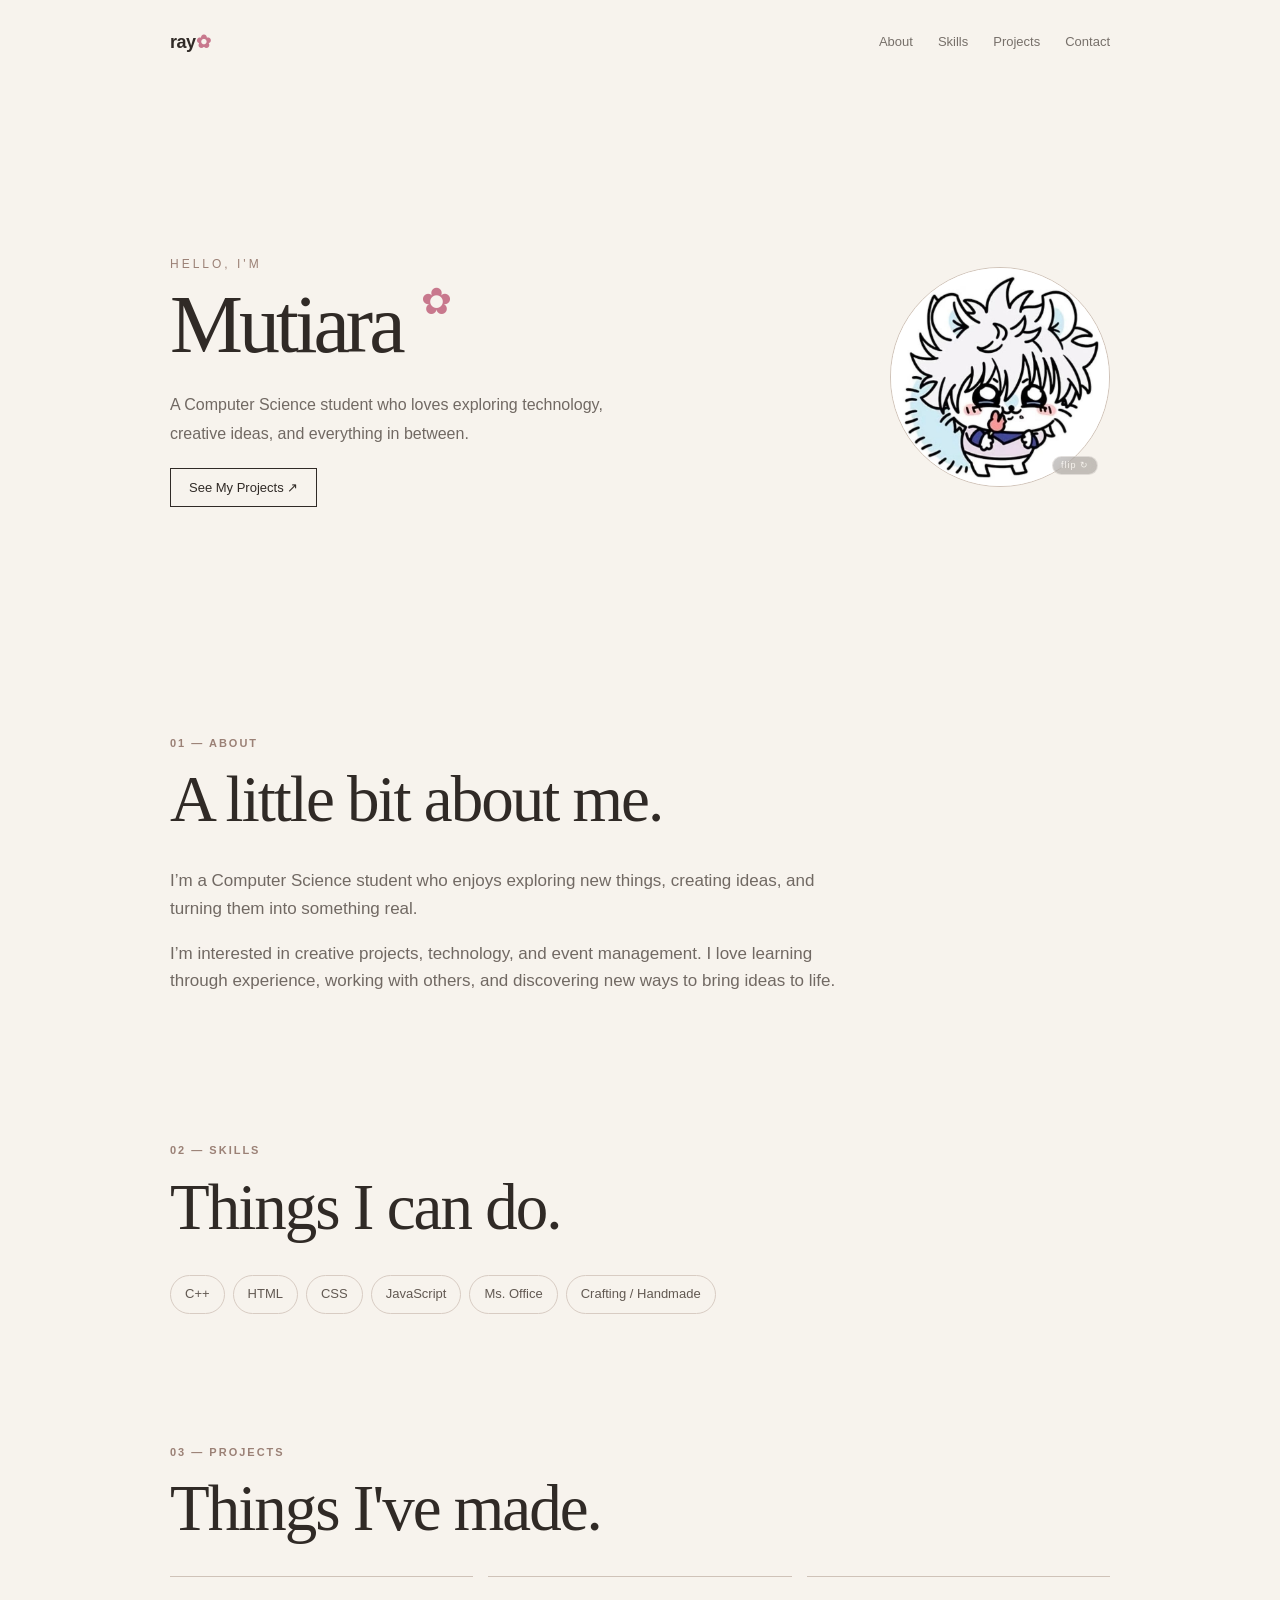
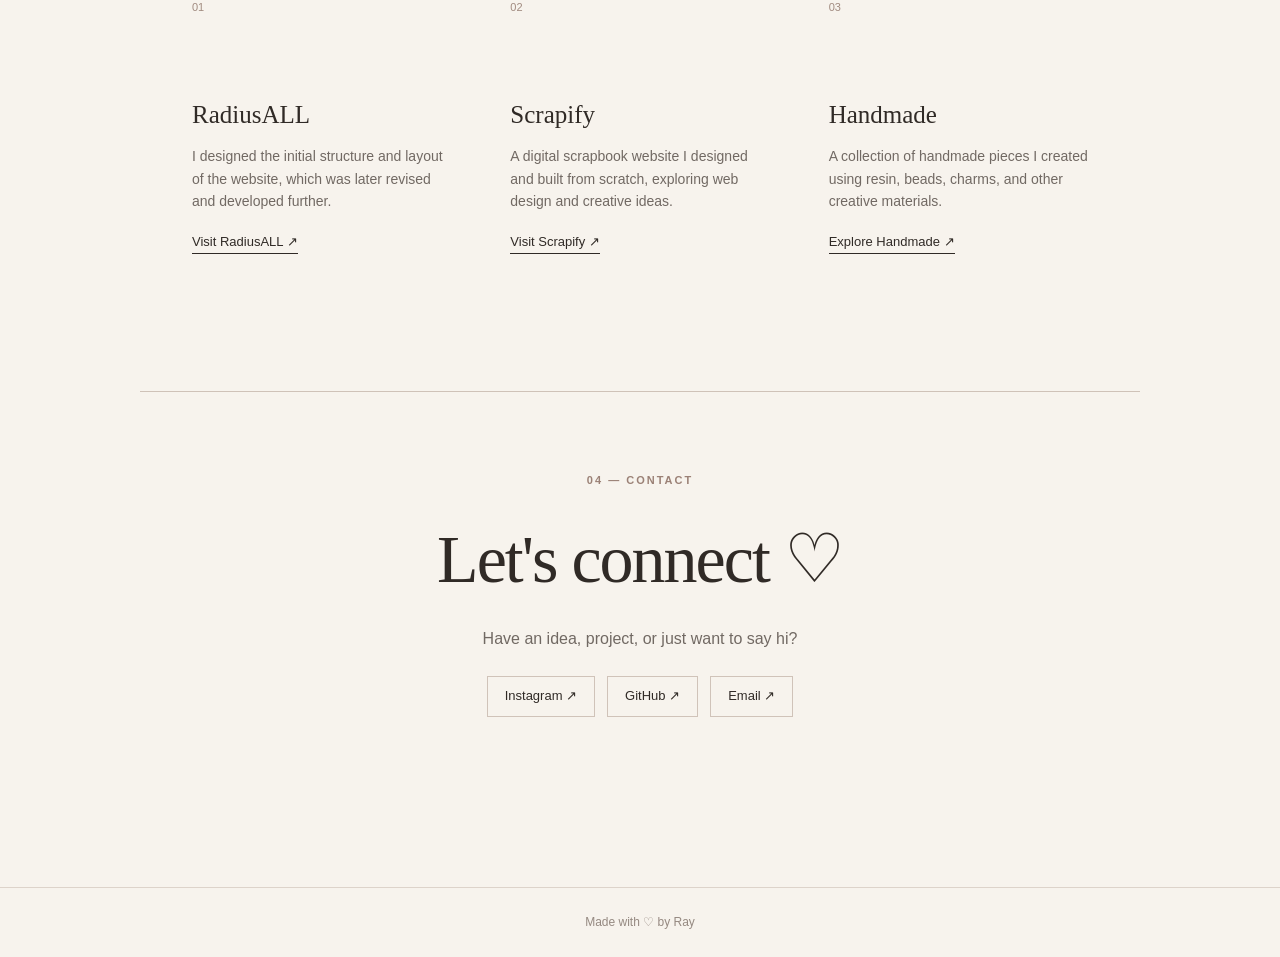
<file: index.html>
<!DOCTYPE html>
<html lang="en">
<head>
    <meta charset="UTF-8">
    <meta name="viewport" content="width=device-width, initial-scale=1.0">
    <title>Mutiara — Portfolio</title>
    <link rel="stylesheet" href="style.css">
</head>
<body>
    <header class="navbar">
        <a href="#" class="logo">
            ray<span>✿</span>
        </a>

        <nav>
            <a href="#about">About</a>
            <a href="#skills">Skills</a>
            <a href="#projects">Projects</a>
            <a href="#contact">Contact</a>
        </nav>
    </header>

    <main>
        <section class="hero">
            <div class="hero-content">
                <p class="eyebrow">hello, i'm</p>

                <h1>Mutiara <span>✿</span></h1>

                <p class="hero-description">
                    A Computer Science student who loves exploring
                    technology, creative ideas, and everything in between.
                </p>

                <a href="#projects" class="button">
                    See My Projects ↗
                </a>
            </div>

            <div class="profile-flip" onclick="this.classList.toggle('flipped')">
                <div class="profile-inner">
                    <div class="profile-front">
                        <img src="images/Killu.jpg" alt="Killu">
                    </div>

                    <div class="profile-back">
                        <img src="images/flip.jpg" alt="Mutiara">
                    </div>
                </div>

                <span class="flip-hint">flip ↻</span>
            </div>
        </section>

        <section id="about" class="section">
            <p class="section-label">01 — ABOUT</p>

            <h2>A little bit about me.</h2>

            <p class="about-text">
                I’m a Computer Science student who enjoys exploring
                new things, creating ideas, and turning them into
                something real.
            </p>

            <p class="about-text">
                I’m interested in creative projects, technology,
                and event management. I love learning through
                experience, working with others, and discovering
                new ways to bring ideas to life.
            </p>
        </section>

        <section id="skills" class="section">
            <p class="section-label">02 — SKILLS</p>

            <h2>Things I can do.</h2>

            <div class="skills-list">
                <span>C++</span>
                <span>HTML</span>
                <span>CSS</span>
                <span>JavaScript</span>
                <span>Ms. Office</span>
                <span>Crafting / Handmade</span>
            </div>
        </section>

        <section id="projects" class="section">
            <p class="section-label">03 — PROJECTS</p>

            <h2>Things I've made.</h2>

            <div class="projects">

                <article class="project-card">
                    <p class="project-number">01</p>

                    <h3>RadiusALL</h3>

                    <p>
                        I designed the initial structure and layout
                        of the website, which was later revised and
                        developed further.
                    </p>

                    <a
                        href="https://www.radiusall.net/"
                        target="_blank"
                        rel="noopener noreferrer">
                        Visit RadiusALL ↗
                    </a>
                </article>

                <article class="project-card">
                    <p class="project-number">02</p>

                    <h3>Scrapify</h3>

                    <p>
                        A digital scrapbook website I designed and built from scratch, exploring web design and creative ideas.
                    </p>

                    <a
                        href="https://scrapify.my.id/"
                        target="_blank"
                        rel="noopener noreferrer">
                        Visit Scrapify ↗
                    </a>
                </article>

                <article class="project-card">
                    <p class="project-number">03</p>

                    <h3>Handmade</h3>

                    <p>
                        A collection of handmade pieces I created
                        using resin, beads, charms, and other
                        creative materials.
                    </p>

                    <a href="handmade.html">
                        Explore Handmade ↗
                    </a>
                </article>

            </div>
        </section>

        <section id="contact" class="contact">
            <p class="section-label">04 — CONTACT</p>

            <h2>Let's connect ♡</h2>

            <p>
                Have an idea, project, or just want to say hi?
            </p>

            <div class="contact-links">
                <a
                    href="https://www.instagram.com/mutiarayuniii/"
                    target="_blank"
                    rel="noopener noreferrer">
                    Instagram ↗
                </a>

                <a
                    href="https://github.com/mutiarayuni-251401016"
                    target="_blank"
                    rel="noopener noreferrer">
                    GitHub ↗
                </a>

                <a href="mailto:mutiarayuni15@email.com">
                    Email ↗
                </a>
            </div>
        </section>
    </main>

    <footer>
        <p>Made with ♡ by Ray</p>
    </footer>
</body>
</html>
</file>
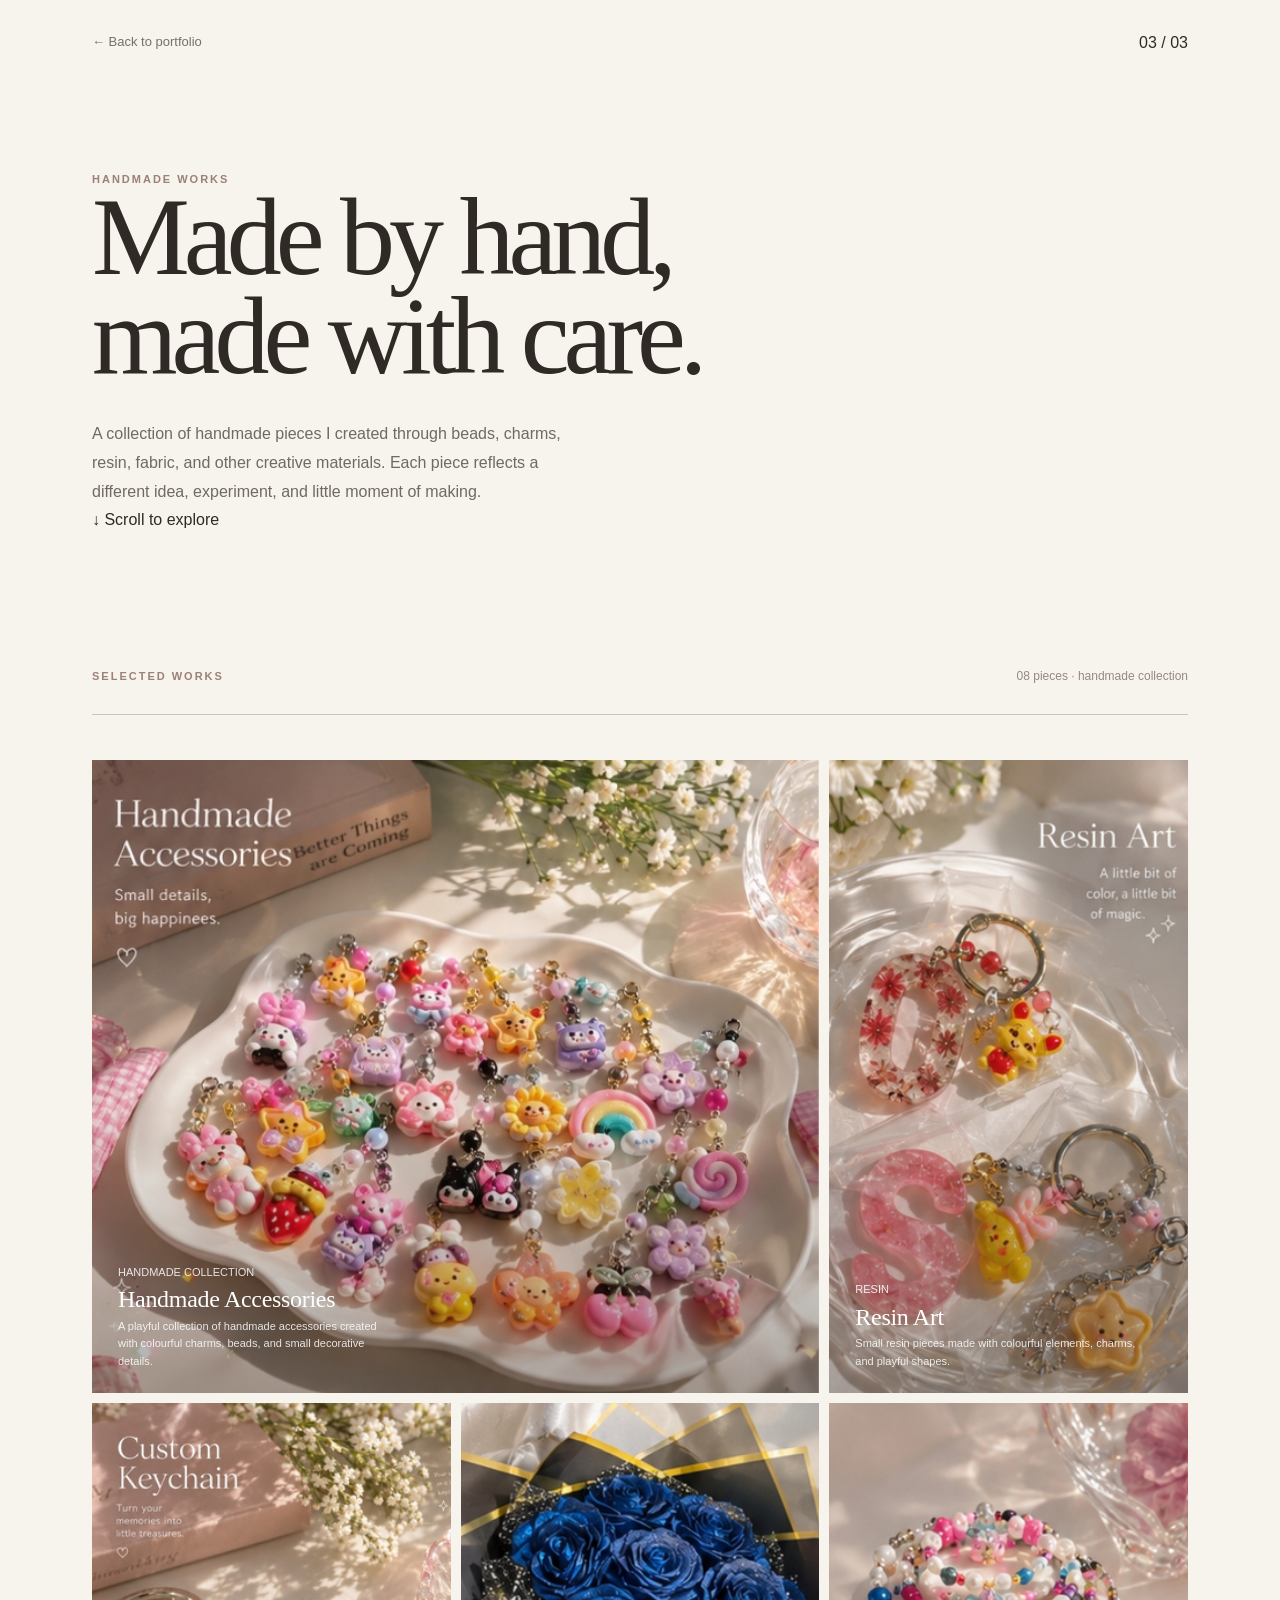
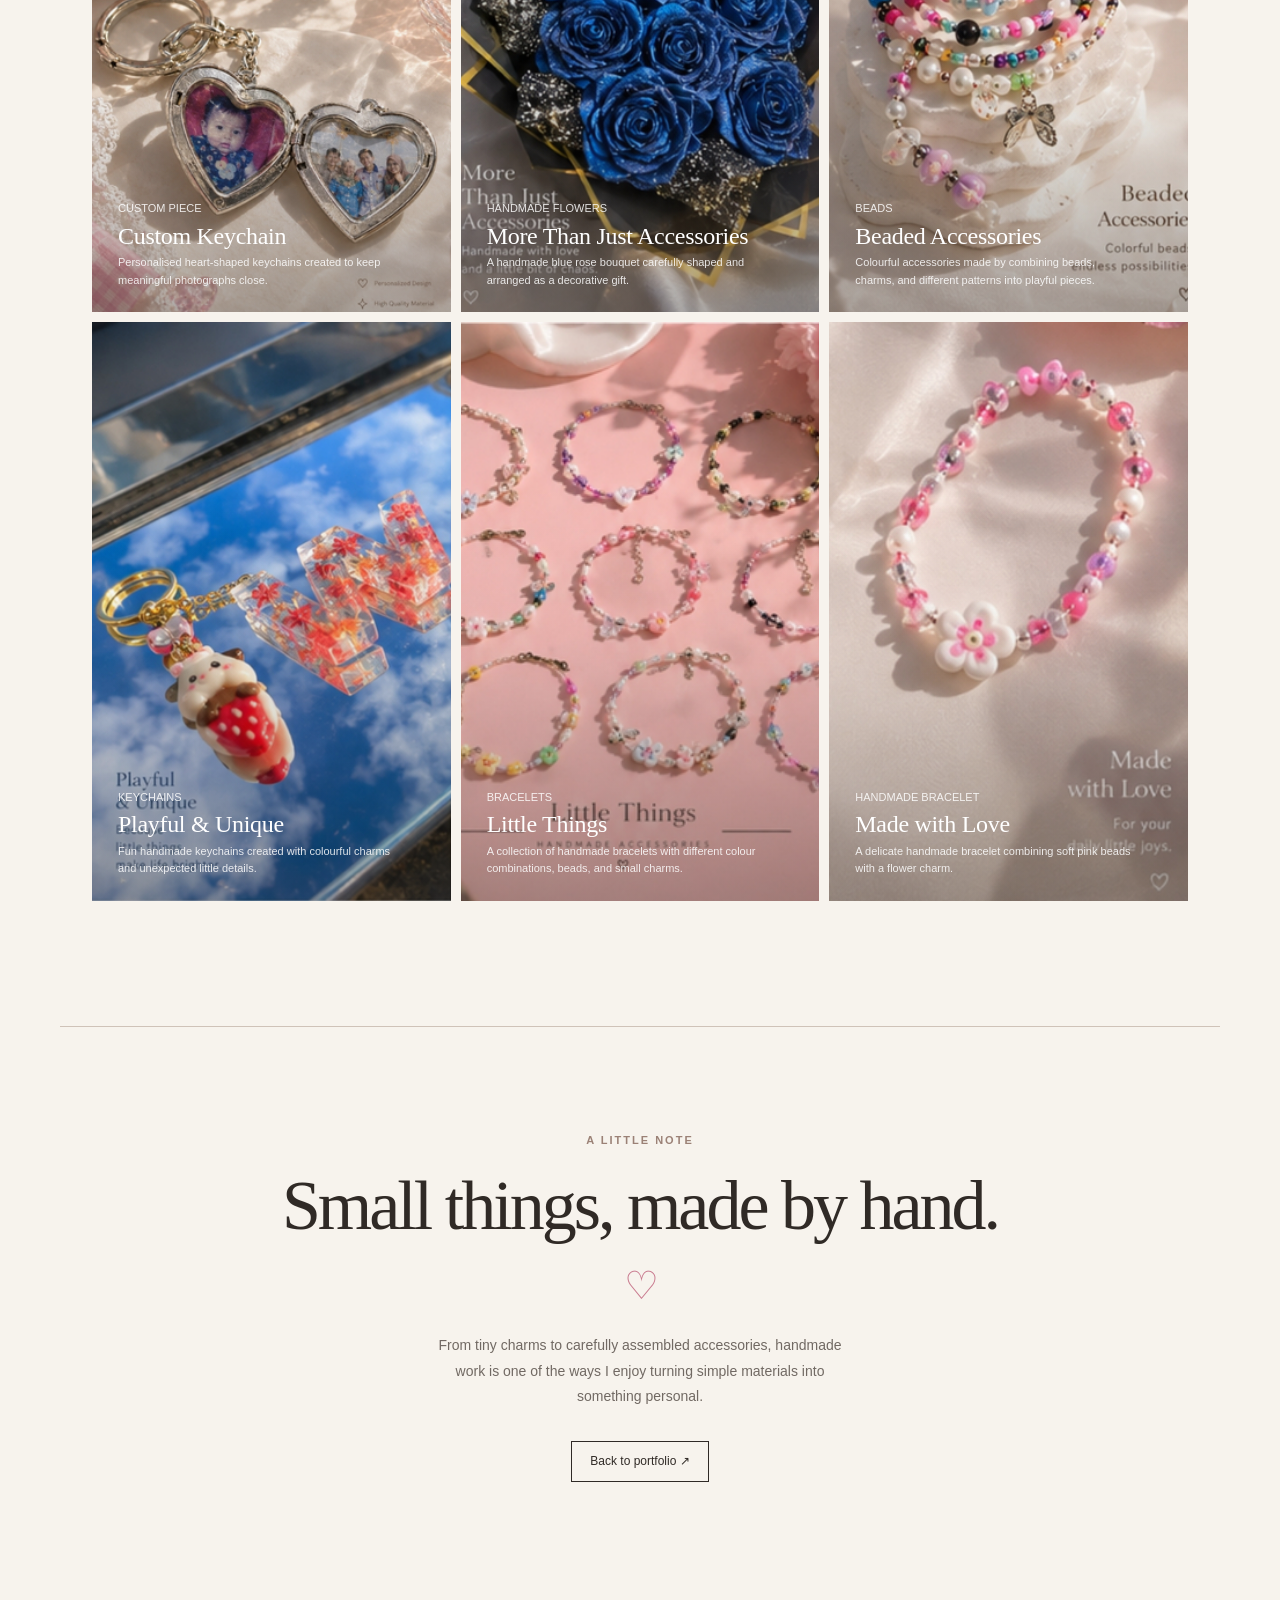
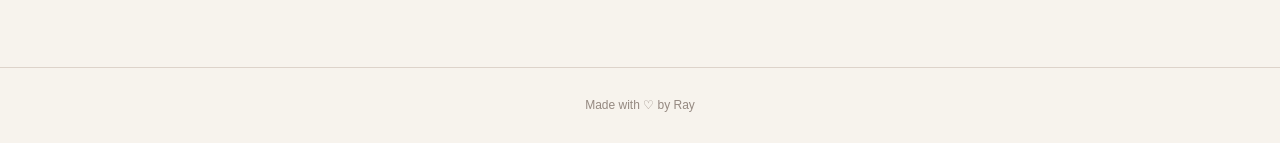
<file: handmade.html>
<!DOCTYPE html>
<html lang="en">
<head>
    <meta charset="UTF-8">
    <meta name="viewport" content="width=device-width, initial-scale=1.0">

    <title>Handmade — Mutiara</title>

    <link rel="stylesheet" href="handmade.css">
</head>

<body>

    <header class="handmade-nav">
        <a href="index.html" class="back-link">
            ← Back to portfolio
        </a>

        <span class="page-number">
            03 / 03
        </span>
    </header>


    <main>

        <section class="handmade-intro">

            <p class="section-label">
                HANDMADE WORKS
            </p>

            <h1>
                Made by hand,<br>
                made with care.
            </h1>

            <p class="intro-text">
                A collection of handmade pieces I created through
                beads, charms, resin, fabric, and other creative
                materials. Each piece reflects a different idea,
                experiment, and little moment of making.
            </p>

            <span class="scroll-hint">
                ↓ Scroll to explore
            </span>

        </section>


        <section class="gallery-section">

            <div class="gallery-heading">

                <p class="section-label">
                    SELECTED WORKS
                </p>

                <p class="gallery-note">
                    08 pieces · handmade collection
                </p>

            </div>


            <div class="handmade-gallery">


                <!-- 01 — PHOTO 2 -->

                <article
                    class="handmade-item"
                    data-index="1"
                    data-title="Handmade Accessories"
                    data-description="A playful collection of handmade accessories created with colourful charms, beads, and small decorative details."
                >

                    <div class="image-wrap">

                        <img
                            src="images/handmade/2.jpg"
                            alt="Handmade accessories collection"
                        >

                    </div>

                    <div class="item-info">

                        <p class="item-type">
                            HANDMADE COLLECTION
                        </p>

                        <h2>
                            Handmade Accessories
                        </h2>

                        <p>
                            A playful collection of handmade accessories
                            created with colourful charms, beads, and
                            small decorative details.
                        </p>

                    </div>

                </article>


                <!-- 02 — PHOTO 3 -->

                <article
                    class="handmade-item"
                    data-index="2"
                    data-title="Resin Art"
                    data-description="Small resin pieces made with colourful elements, charms, and playful shapes."
                >

                    <div class="image-wrap">

                        <img
                            src="images/handmade/3.jpg"
                            alt="Resin art keychains"
                        >

                    </div>

                    <div class="item-info">

                        <p class="item-type">
                            RESIN
                        </p>

                        <h2>
                            Resin Art
                        </h2>

                        <p>
                            Small resin pieces made with colourful
                            elements, charms, and playful shapes.
                        </p>

                    </div>

                </article>


                <!-- 03 — PHOTO 4 -->

                <article
                    class="handmade-item"
                    data-index="3"
                    data-title="Custom Keychain"
                    data-description="Personalised heart-shaped keychains created to keep meaningful photographs close."
                >

                    <div class="image-wrap">

                        <img
                            src="images/handmade/4.jpg"
                            alt="Custom heart keychain"
                        >

                    </div>

                    <div class="item-info">

                        <p class="item-type">
                            CUSTOM PIECE
                        </p>

                        <h2>
                            Custom Keychain
                        </h2>

                        <p>
                            Personalised heart-shaped keychains created
                            to keep meaningful photographs close.
                        </p>

                    </div>

                </article>


                <!-- 04 — PHOTO 5 -->

                <article
                    class="handmade-item"
                    data-index="4"
                    data-title="More Than Just Accessories"
                    data-description="A handmade blue rose bouquet carefully shaped and arranged as a decorative gift."
                >

                    <div class="image-wrap">

                        <img
                            src="images/handmade/5.jpg"
                            alt="Blue handmade rose bouquet"
                        >

                    </div>

                    <div class="item-info">

                        <p class="item-type">
                            HANDMADE FLOWERS
                        </p>

                        <h2>
                            More Than Just Accessories
                        </h2>

                        <p>
                            A handmade blue rose bouquet carefully
                            shaped and arranged as a decorative gift.
                        </p>

                    </div>

                </article>


                <!-- 05 — PHOTO 6 -->

                <article
                    class="handmade-item"
                    data-index="5"
                    data-title="Beaded Accessories"
                    data-description="Colourful accessories made by combining beads, charms, and different patterns into playful pieces."
                >

                    <div class="image-wrap">

                        <img
                            src="images/handmade/6.jpg"
                            alt="Beaded accessories collection"
                        >

                    </div>

                    <div class="item-info">

                        <p class="item-type">
                            BEADS
                        </p>

                        <h2>
                            Beaded Accessories
                        </h2>

                        <p>
                            Colourful accessories made by combining
                            beads, charms, and different patterns
                            into playful pieces.
                        </p>

                    </div>

                </article>


                <!-- 06 — PHOTO 7 -->

                <article
                    class="handmade-item"
                    data-index="6"
                    data-title="Playful & Unique"
                    data-description="Fun handmade keychains created with colourful charms and unexpected little details."
                >

                    <div class="image-wrap">

                        <img
                            src="images/handmade/7.jpg"
                            alt="Playful handmade keychains"
                        >

                    </div>

                    <div class="item-info">

                        <p class="item-type">
                            KEYCHAINS
                        </p>

                        <h2>
                            Playful & Unique
                        </h2>

                        <p>
                            Fun handmade keychains created with
                            colourful charms and unexpected
                            little details.
                        </p>

                    </div>

                </article>


                <!-- 07 — PHOTO 8 -->

                <article
                    class="handmade-item"
                    data-index="7"
                    data-title="Little Things"
                    data-description="A collection of handmade bracelets with different colour combinations, beads, and small charms."
                >

                    <div class="image-wrap">

                        <img
                            src="images/handmade/8.jpg"
                            alt="Collection of handmade bracelets"
                        >

                    </div>

                    <div class="item-info">

                        <p class="item-type">
                            BRACELETS
                        </p>

                        <h2>
                            Little Things
                        </h2>

                        <p>
                            A collection of handmade bracelets with
                            different colour combinations, beads,
                            and small charms.
                        </p>

                    </div>

                </article>


                <!-- 08 — PHOTO 9 -->

                <article
                    class="handmade-item"
                    data-index="8"
                    data-title="Made with Love"
                    data-description="A delicate handmade bracelet combining soft pink beads with a flower charm."
                >

                    <div class="image-wrap">

                        <img
                            src="images/handmade/9.jpg"
                            alt="Pink handmade beaded bracelet"
                        >

                    </div>

                    <div class="item-info">

                        <p class="item-type">
                            HANDMADE BRACELET
                        </p>

                        <h2>
                            Made with Love
                        </h2>

                        <p>
                            A delicate handmade bracelet combining
                            soft pink beads with a flower charm.
                        </p>

                    </div>

                </article>


            </div>

        </section>


        <section class="closing">

            <p class="section-label">A LITTLE NOTE</p>

            <h2>
                Small things, made by hand.
                <span>♡</span>
            </h2>

            <p>
                From tiny charms to carefully assembled accessories,
                handmade work is one of the ways I enjoy turning
                simple materials into something personal.
            </p>

            <a href="index.html" class="back-button">
                Back to portfolio ↗
            </a>

        </section>

    </main>


    <footer>
        <p>
            Made with ♡ by Ray
        </p>
    </footer>


    <script src="handmade.js"></script>

</body>
</html>
</file>
<file: style.css>
* {
    margin: 0;
    padding: 0;
    box-sizing: border-box;
}

html {
    scroll-behavior: smooth;
}

body {
    font-family: Arial, Helvetica, sans-serif;
    background: #f7f3ed;
    color: #302a26;
    line-height: 1.6;
    overflow-x: hidden;
}

a {
    color: inherit;
    text-decoration: none;
}

.navbar {
    max-width: 1000px;
    margin: auto;
    padding: 28px 30px;
    display: flex;
    justify-content: space-between;
    align-items: center;
}

.logo {
    font-size: 18px;
    font-weight: bold;
    letter-spacing: -0.5px;
}

.logo span {
    color: #c8788d;
}

nav {
    display: flex;
    gap: 25px;
}

nav a {
    color: #77706a;
    font-size: 13px;
    transition: 0.2s;
}

nav a:hover {
    color: #c8788d;
}

.hero {
    max-width: 1000px;
    min-height: 65vh;
    margin: auto;
    padding: 60px 30px;
    display: flex;
    align-items: center;
    justify-content: space-between;
    gap: 60px;
}

.hero-content {
    flex: 1;
    max-width: 600px;
}

.eyebrow {
    color: #9b8176;
    font-size: 12px;
    letter-spacing: 3px;
    text-transform: uppercase;
    margin-bottom: 10px;
}

.hero h1 {
    font-family: Georgia, serif;
    font-size: clamp(55px, 7vw, 82px);
    font-weight: normal;
    line-height: 1;
    letter-spacing: -4px;
    margin-bottom: 25px;
}

.hero h1 span {
    color: #c8788d;
    font-family: Arial, sans-serif;
    font-size: 0.45em;
    vertical-align: top;
    margin-left: 3px;
}

.hero-description {
    max-width: 470px;
    margin: 0 0 25px;
    color: #716963;
    font-size: 16px;
    line-height: 1.8;
}

.profile-flip {
    width: 220px;
    height: 220px;
    flex-shrink: 0;
    perspective: 1000px;
    cursor: pointer;
    position: relative;
}

.profile-inner {
    width: 100%;
    height: 100%;
    position: relative;
    transition: transform 0.7s ease;
    transform-style: preserve-3d;
}

.profile-flip.flipped .profile-inner {
    transform: rotateY(180deg);
}

.flip-hint {
    position: absolute;
    right: 12px;
    bottom: 12px;
    z-index: 10;
    padding: 4px 8px;
    border: 1px solid rgba(247, 243, 237, 0.55);
    border-radius: 20px;
    background: rgba(48, 42, 38, 0.35);
    backdrop-filter: blur(4px);
    color: #f7f3ed;
    font-size: 9px;
    letter-spacing: 1px;
    line-height: 1;
    opacity: 0.75;
    pointer-events: none;
    transition: 0.25s ease;
}

.profile-flip:hover .flip-hint {
    opacity: 1;
    transform: translateY(-2px);
}

.profile-front,
.profile-back {
    position: absolute;
    inset: 0;
    overflow: hidden;
    border: 1px solid #cfc2b8;
    border-radius: 50%;
    background: #fffaf4;
    backface-visibility: hidden;
}

.profile-front img,
.profile-back img {
    width: 100%;
    height: 100%;
    display: block;
    object-fit: cover;
}

.profile-back {
    transform: rotateY(180deg);
}

.button {
    width: fit-content;
    padding: 11px 18px;
    border: 1px solid #302a26;
    font-size: 13px;
    transition: 0.2s;
}

.button:hover {
    background: #302a26;
    color: #f7f3ed;
}

.section {
    max-width: 1000px;
    margin: auto;
    padding: 65px 30px;
}

.section-label {
    color: #9b8176;
    font-size: 11px;
    font-weight: bold;
    letter-spacing: 2px;
    margin-bottom: 15px;
}

.section h2 {
    max-width: 650px;
    margin-bottom: 35px;
    font-family: Georgia, serif;
    font-size: clamp(38px, 6vw, 65px);
    font-weight: normal;
    line-height: 1;
    letter-spacing: -2px;
}

.about-text {
    max-width: 680px;
    margin-bottom: 18px;
    color: #716963;
    font-size: 17px;
}

.skills-list {
    max-width: 700px;
    display: flex;
    flex-wrap: wrap;
    gap: 8px;
}

.skills-list span {
    padding: 8px 14px;
    border: 1px solid #d8ccc3;
    border-radius: 20px;
    color: #625952;
    font-size: 13px;
    transition: 0.2s;
}

.skills-list span:hover {
    border-color: #c8788d;
    color: #c8788d;
}

.projects {
    display: grid;
    grid-template-columns: repeat(3, 1fr);
    gap: 15px;
}

.project-card {
    min-height: 300px;
    padding: 22px;
    border-top: 1px solid #cfc2b8;
    display: flex;
    flex-direction: column;
    transition: 0.2s;
}

.project-card:hover {
    padding-left: 29px;
}

.project-number {
    color: #a18b80;
    font-size: 11px;
    margin-bottom: auto;
}

.project-card h3 {
    margin-bottom: 10px;
    font-family: Georgia, serif;
    font-size: 25px;
    font-weight: normal;
}

.project-card > p:not(.project-number) {
    max-width: 400px;
    margin-bottom: 20px;
    color: #716963;
    font-size: 14px;
}

.project-card a {
    width: fit-content;
    border-bottom: 1px solid #302a26;
    font-size: 13px;
}

.project-card a:hover {
    color: #c8788d;
    border-color: #c8788d;
}

.contact {
    max-width: 1000px;
    margin: 50px auto 90px;
    padding: 80px 30px;
    border-top: 1px solid #cfc2b8;
    text-align: center;
}

.contact h2 {
    margin-bottom: 12px;
    font-family: Georgia, serif;
    font-size: clamp(42px, 6vw, 68px);
    font-weight: normal;
    letter-spacing: -2px;
}

.contact > p:not(.section-label) {
    color: #716963;
    margin-bottom: 25px;
}

.contact-links {
    display: flex;
    justify-content: center;
    gap: 12px;
}

.contact-links a {
    padding: 9px 17px;
    border: 1px solid #d0c3b9;
    font-size: 13px;
    transition: 0.2s;
}

.contact-links a:hover {
    border-color: #302a26;
    background: #302a26;
    color: #f7f3ed;
}

footer {
    padding: 25px;
    border-top: 1px solid #ddd3ca;
    color: #958981;
    font-size: 12px;
    text-align: center;
}

@media (max-width: 650px) {
    .navbar {
        padding: 22px 20px;
    }

    nav {
        gap: 12px;
    }

    nav a {
        font-size: 11px;
    }

    .hero,
    .section {
        padding-left: 20px;
        padding-right: 20px;
    }

    .hero {
        min-height: auto;
        padding-top: 60px;
        padding-bottom: 55px;
        flex-direction: column;
        align-items: flex-start;
        gap: 45px;
    }

    .hero h1 {
        font-size: 13vw;
        letter-spacing: -3px;
    }

    .profile-flip {
        width: 140px;
        height: 140px;
        align-self: center;
    }

    .flip-hint {
        right: 8px;
        bottom: 8px;
        padding: 3px 6px;
        font-size: 8px;
    }

    .hero-description {
        font-size: 15px;
    }

    .section {
        padding-top: 75px;
        padding-bottom: 75px;
    }

    .about-text {
        font-size: 15px;
    }

    .projects {
        grid-template-columns: 1fr;
    }

    .project-card {
        min-height: 250px;
    }

    .contact {
        margin: 30px 20px 70px;
        padding: 60px 20px;
    }

    .contact-links {
        flex-direction: column;
        align-items: center;
    }

    .contact-links a {
        width: 180px;
    }
}
</file>
<file: handmade.css>
* {
    margin: 0;
    padding: 0;
    box-sizing: border-box;
}

html {
    scroll-behavior: smooth;
}

body {
    font-family: Arial, Helvetica, sans-serif;
    background: #f7f3ed;
    color: #302a26;
    line-height: 1.6;
    overflow-x: hidden;
}

body.no-scroll {
    overflow: hidden;
}

a {
    color: inherit;
    text-decoration: none;
}

/* NAVIGATION */

.handmade-nav {
    max-width: 1160px;
    margin: auto;
    padding: 30px 32px;
    display: flex;
    justify-content: space-between;
    align-items: center;
}

.back-link {
    color: #77706a;
    font-size: 13px;
    transition: color 0.25s ease;
}

.back-link:hover {
    color: #c8788d;
}

.logo {
    font-size: 18px;
    font-weight: bold;
    letter-spacing: -0.5px;
}

.logo span {
    color: #c8788d;
}

/* INTRO */

.handmade-intro {
    max-width: 1160px;
    min-height: 58vh;
    margin: auto;
    padding: 85px 32px 100px;
    display: flex;
    flex-direction: column;
    justify-content: center;
}

.eyebrow {
    color: #9b8176;
    font-size: 11px;
    letter-spacing: 3px;
    text-transform: uppercase;
    margin-bottom: 18px;
}

.handmade-intro h1 {
    font-family: Georgia, serif;
    font-size: clamp(65px, 9vw, 110px);
    font-weight: normal;
    line-height: 0.9;
    letter-spacing: -6px;
    margin-bottom: 34px;
}

.handmade-intro h1 span {
    color: #c8788d;
    font-family: Arial, sans-serif;
    font-size: 0.4em;
    vertical-align: top;
    margin-left: 5px;
}

.intro-text {
    max-width: 480px;
    color: #716963;
    font-size: 16px;
    line-height: 1.8;
}

.intro-note {
    margin-top: 48px;
    display: flex;
    align-items: center;
    gap: 12px;
    color: #958981;
    font-size: 11px;
    letter-spacing: 1px;
    text-transform: uppercase;
}

.intro-note span {
    color: #302a26;
    font-family: Georgia, serif;
    font-size: 24px;
    letter-spacing: -1px;
}

/* GALLERY */

.gallery-section {
    max-width: 1160px;
    margin: auto;
    padding: 35px 32px 125px;
}

.gallery-heading {
    padding-bottom: 28px;
    border-bottom: 1px solid #cfc2b8;
    display: flex;
    justify-content: space-between;
    align-items: center;
}

.section-label {
    color: #9b8176;
    font-size: 11px;
    font-weight: bold;
    letter-spacing: 2px;
}

.gallery-note {
    color: #958981;
    font-size: 12px;
}

/* GALLERY GRID */

.handmade-gallery {
    display: grid;
    grid-template-columns: repeat(3, 1fr);
    gap: 10px;
    padding-top: 45px;
}

.handmade-item {
    position: relative;
    opacity: 0;
    transform: translateY(28px);
    filter: blur(4px);
    transition:
        opacity 0.9s ease,
        transform 0.9s ease,
        filter 0.9s ease;
}

.handmade-item.visible {
    opacity: 1;
    transform: translateY(0);
    filter: blur(0);
}

/* STAGGERED APPEARANCE */

.handmade-item:nth-child(1) {
    grid-column: span 2;
    transition-delay: 0.05s;
}

.handmade-item:nth-child(2) {
    transition-delay: 0.12s;
}

.handmade-item:nth-child(3) {
    transition-delay: 0.18s;
}

.handmade-item:nth-child(4) {
    transition-delay: 0.24s;
}

.handmade-item:nth-child(5) {
    transition-delay: 0.30s;
}

.handmade-item:nth-child(6) {
    transition-delay: 0.36s;
}

.handmade-item:nth-child(7) {
    transition-delay: 0.42s;
}

.handmade-item:nth-child(8) {
    transition-delay: 0.48s;
}

/* IMAGE */

.image-wrap {
    position: relative;
    width: 100%;
    height: 100%;
    min-height: 285px;
    overflow: hidden;
    cursor: pointer;
    background: #eee7df;
}

.handmade-item:nth-child(1) .image-wrap {
    min-height: 435px;
}

.image-wrap img {
    width: 100%;
    height: 100%;
    display: block;
    object-fit: cover;
    transition:
        transform 0.8s cubic-bezier(0.2, 0.7, 0.2, 1),
        filter 0.8s ease;
}

/* SUBTLE HOVER */

.image-wrap:hover img {
    transform: scale(1.025);
    filter: brightness(1.03);
}

/* IMAGE OVERLAY */

.image-wrap::after {
    content: "";
    position: absolute;
    inset: 0;
    background: linear-gradient(
        to top,
        rgba(30, 24, 21, 0.55),
        rgba(30, 24, 21, 0.08) 45%,
        transparent 72%
    );
    opacity: 0.65;
    pointer-events: none;
    transition: opacity 0.5s ease;
}

.image-wrap:hover::after {
    opacity: 0.8;
}

/* CAPTION */

.item-info {
    position: absolute;
    left: 0;
    right: 0;
    bottom: 0;
    z-index: 2;
    padding: 42px 26px 23px;
    display: flex;
    flex-direction: column;
    gap: 5px;
    color: #fff;
    pointer-events: none;
}

.item-info h2 {
    font-family: Georgia, serif;
    font-size: 24px;
    font-weight: normal;
    line-height: 1.1;
    letter-spacing: -0.3px;
}

.item-info p {
    max-width: 280px;
    color: rgba(255, 255, 255, 0.85);
    font-size: 11px;
    line-height: 1.6;
}

/* CLOSING */

.closing {
    max-width: 1160px;
    margin: 0 auto 80px;
    padding: 105px 32px;
    border-top: 1px solid #cfc2b8;
    text-align: center;
}

.closing h2 {
    max-width: 760px;
    margin: 22px auto;
    font-family: Georgia, serif;
    font-size: clamp(42px, 6vw, 70px);
    font-weight: normal;
    line-height: 1;
    letter-spacing: -3px;
}

.closing h2 span {
    color: #c8788d;
    font-family: Arial, sans-serif;
    font-size: 0.55em;
}

.closing > p:not(.section-label) {
    max-width: 420px;
    margin: 0 auto 32px;
    color: #716963;
    font-size: 14px;
    line-height: 1.8;
}

.back-button {
    display: inline-block;
    padding: 10px 18px;
    border: 1px solid #302a26;
    font-size: 12px;
    transition:
        background 0.25s ease,
        color 0.25s ease;
}

.back-button:hover {
    background: #302a26;
    color: #f7f3ed;
}

/* FOOTER */

footer {
    padding: 28px;
    border-top: 1px solid #ddd3ca;
    color: #958981;
    font-size: 12px;
    text-align: center;
}

/* LIGHTBOX */

.lightbox {
    position: fixed;
    inset: 0;
    z-index: 1000;
    background: rgba(35, 30, 27, 0.96);
    display: flex;
    align-items: center;
    justify-content: center;
    padding: 35px;
    opacity: 0;
    visibility: hidden;
    pointer-events: none;
    transition: opacity 0.35s ease;
}

.lightbox.active {
    opacity: 1;
    visibility: visible;
    pointer-events: auto;
}

.lightbox-content {
    width: min(900px, 90vw);
    max-height: 90vh;
    display: flex;
    flex-direction: column;
    align-items: center;
    justify-content: center;
}

.lightbox-image {
    max-width: 100%;
    max-height: 72vh;
    display: flex;
    justify-content: center;
}

.lightbox-image img {
    max-width: 100%;
    max-height: 72vh;
    object-fit: contain;
    display: block;
}

.lightbox-info {
    width: 100%;
    padding-top: 18px;
    color: #f7f3ed;
    display: flex;
    justify-content: space-between;
    gap: 30px;
}

.lightbox-info span {
    color: #b9aaa0;
    font-size: 10px;
    letter-spacing: 2px;
}

.lightbox-info h2 {
    margin-top: 4px;
    font-family: Georgia, serif;
    font-size: 25px;
    font-weight: normal;
}

.lightbox-info p {
    max-width: 330px;
    color: #c9beb7;
    font-size: 12px;
    line-height: 1.7;
}

.lightbox-close,
.lightbox-arrow {
    position: absolute;
    border: none;
    background: none;
    color: #f7f3ed;
    cursor: pointer;
    font-family: Arial, sans-serif;
}

.lightbox-close {
    top: 25px;
    right: 30px;
    font-size: 30px;
    font-weight: 200;
}

.lightbox-arrow {
    top: 50%;
    transform: translateY(-50%);
    font-size: 24px;
    padding: 20px;
}

.lightbox-prev {
    left: 20px;
}

.lightbox-next {
    right: 20px;
}

.lightbox-close:hover,
.lightbox-arrow:hover {
    color: #d99aaa;
}

/* TABLET */

@media (max-width: 800px) {

    .handmade-intro {
        min-height: 55vh;
    }

    .handmade-gallery {
        grid-template-columns: repeat(2, 1fr);
        gap: 8px;
    }

    .handmade-item:nth-child(1) {
        grid-column: span 2;
    }

    .handmade-item:nth-child(n) {
        grid-column: span 1;
    }

    .handmade-item:nth-child(1) {
        grid-column: span 2;
    }

    .image-wrap,
    .handmade-item:nth-child(1) .image-wrap {
        min-height: 300px;
    }
}

/* MOBILE */

@media (max-width: 650px) {

    .handmade-nav {
        padding: 22px 20px;
    }

    .back-link {
        font-size: 11px;
    }

    .logo {
        font-size: 16px;
    }

    .handmade-intro {
        min-height: 60vh;
        padding: 65px 20px 75px;
    }

    .handmade-intro h1 {
        font-size: 18vw;
        letter-spacing: -4px;
        margin-bottom: 28px;
    }

    .intro-text {
        font-size: 15px;
        line-height: 1.75;
    }

    .intro-note {
        margin-top: 38px;
    }

    .gallery-section {
        padding: 28px 14px 90px;
    }

    .gallery-heading {
        padding: 0 5px 22px;
    }

    .gallery-note {
        font-size: 9px;
    }

    .handmade-gallery {
        grid-template-columns: repeat(2, 1fr);
        gap: 6px;
        padding-top: 35px;
    }

    .handmade-item:nth-child(1) {
        grid-column: span 2;
    }

    .handmade-item:nth-child(n) {
        grid-column: span 1;
    }

    .handmade-item:nth-child(1) {
        grid-column: span 2;
    }

    .image-wrap {
        min-height: 180px;
        aspect-ratio: 1 / 1;
    }

    .handmade-item:nth-child(1) .image-wrap {
        min-height: 250px;
        aspect-ratio: 16 / 10;
    }

    .item-info {
        padding: 30px 13px 13px;
    }

    .item-info h2 {
        font-size: 17px;
    }

    .item-info p {
        font-size: 9px;
        line-height: 1.45;
        max-width: 180px;
    }

    .closing {
        margin-bottom: 50px;
        padding: 75px 20px;
    }

    .closing h2 {
        font-size: 13vw;
        letter-spacing: -2px;
    }

    .closing > p:not(.section-label) {
        font-size: 13px;
    }

    .lightbox {
        padding: 20px;
    }

    .lightbox-content {
        width: 100%;
    }

    .lightbox-image,
    .lightbox-image img {
        max-height: 65vh;
    }

    .lightbox-info {
        flex-direction: column;
        gap: 8px;
    }

    .lightbox-info p {
        max-width: 100%;
    }

    .lightbox-arrow {
        font-size: 20px;
        padding: 10px;
    }

    .lightbox-prev {
        left: 3px;
    }

    .lightbox-next {
        right: 3px;
    }

    .lightbox-close {
        top: 12px;
        right: 15px;
    }
}

/* SMALL PHONE */

@media (max-width: 420px) {

    .handmade-intro {
        padding-top: 55px;
    }

    .handmade-intro h1 {
        font-size: 17vw;
    }

    .handmade-gallery {
        gap: 4px;
    }

    .image-wrap {
        min-height: 150px;
    }

    .handmade-item:nth-child(1) .image-wrap {
        min-height: 210px;
    }

    .item-info {
        padding: 25px 10px 10px;
    }

    .item-info h2 {
        font-size: 14px;
    }

    .item-info p {
        display: none;
    }

    .closing {
        padding: 60px 18px;
    }
}
</file>
